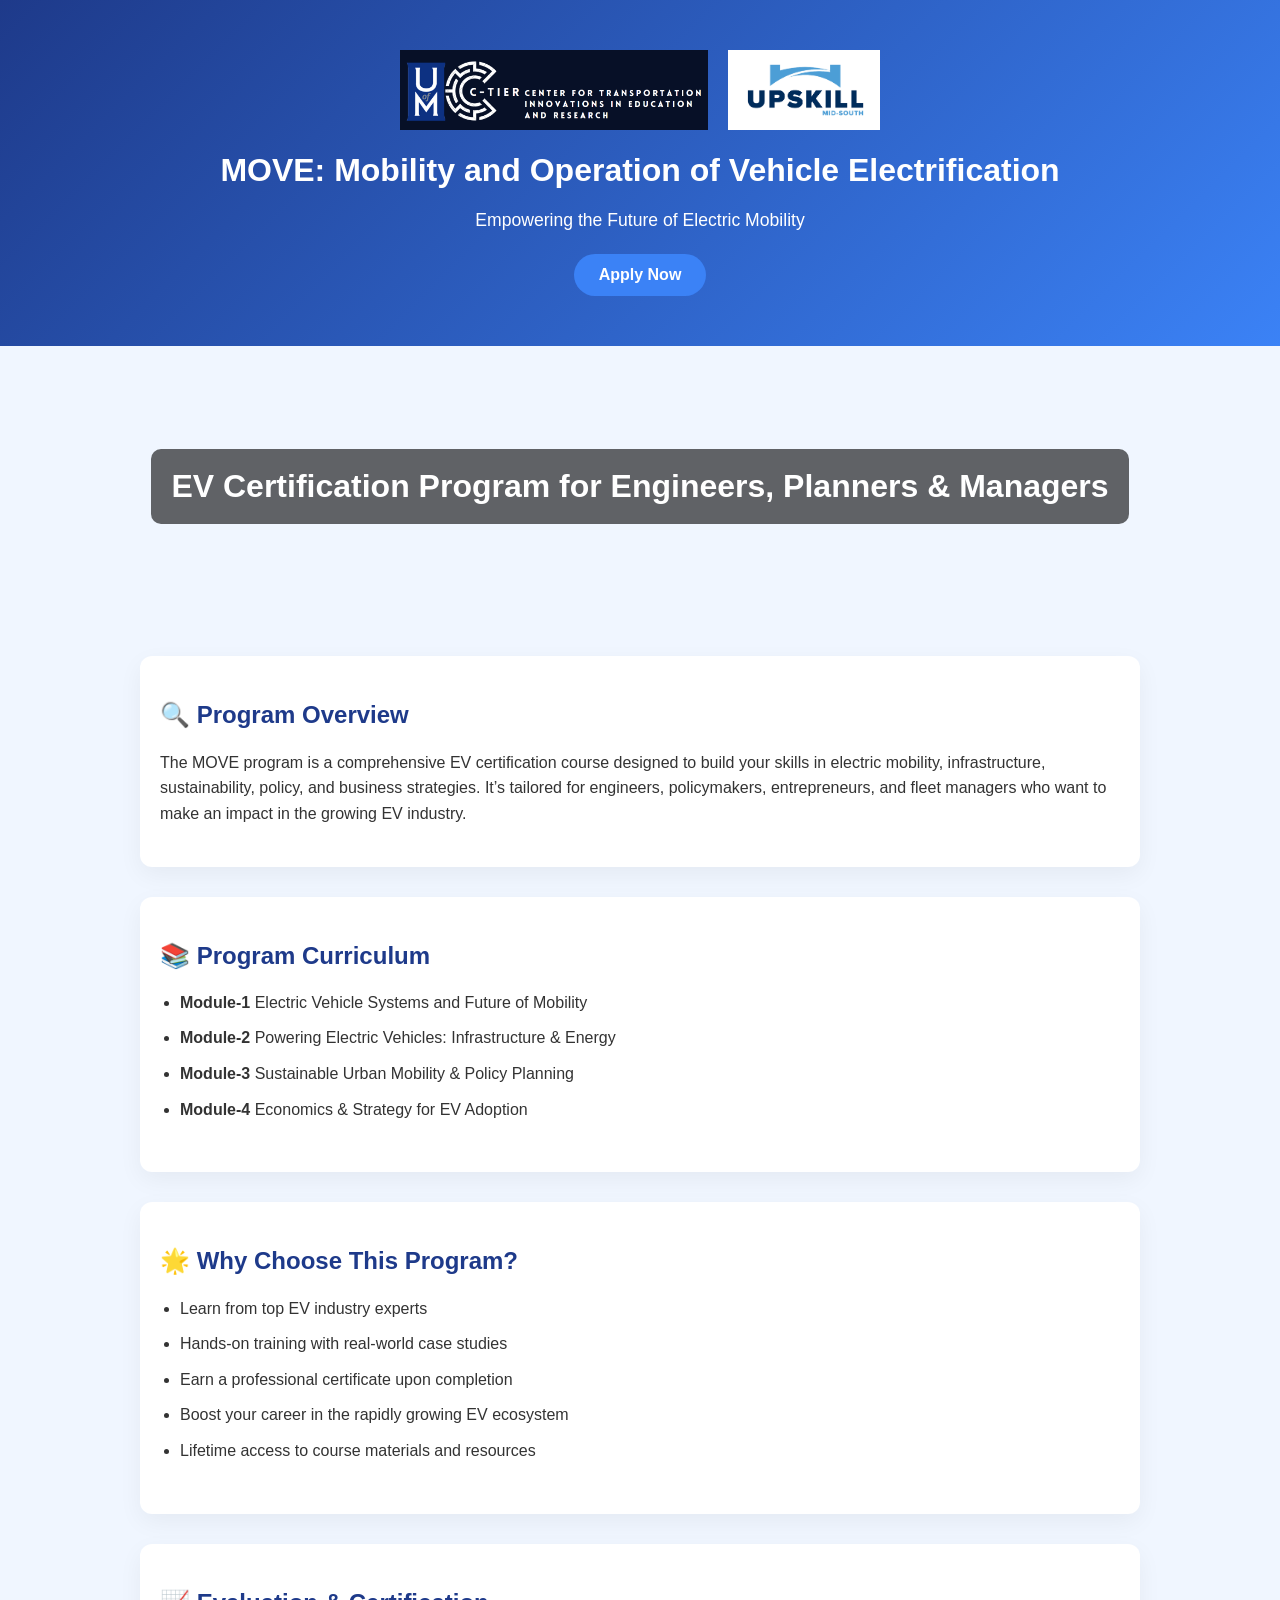
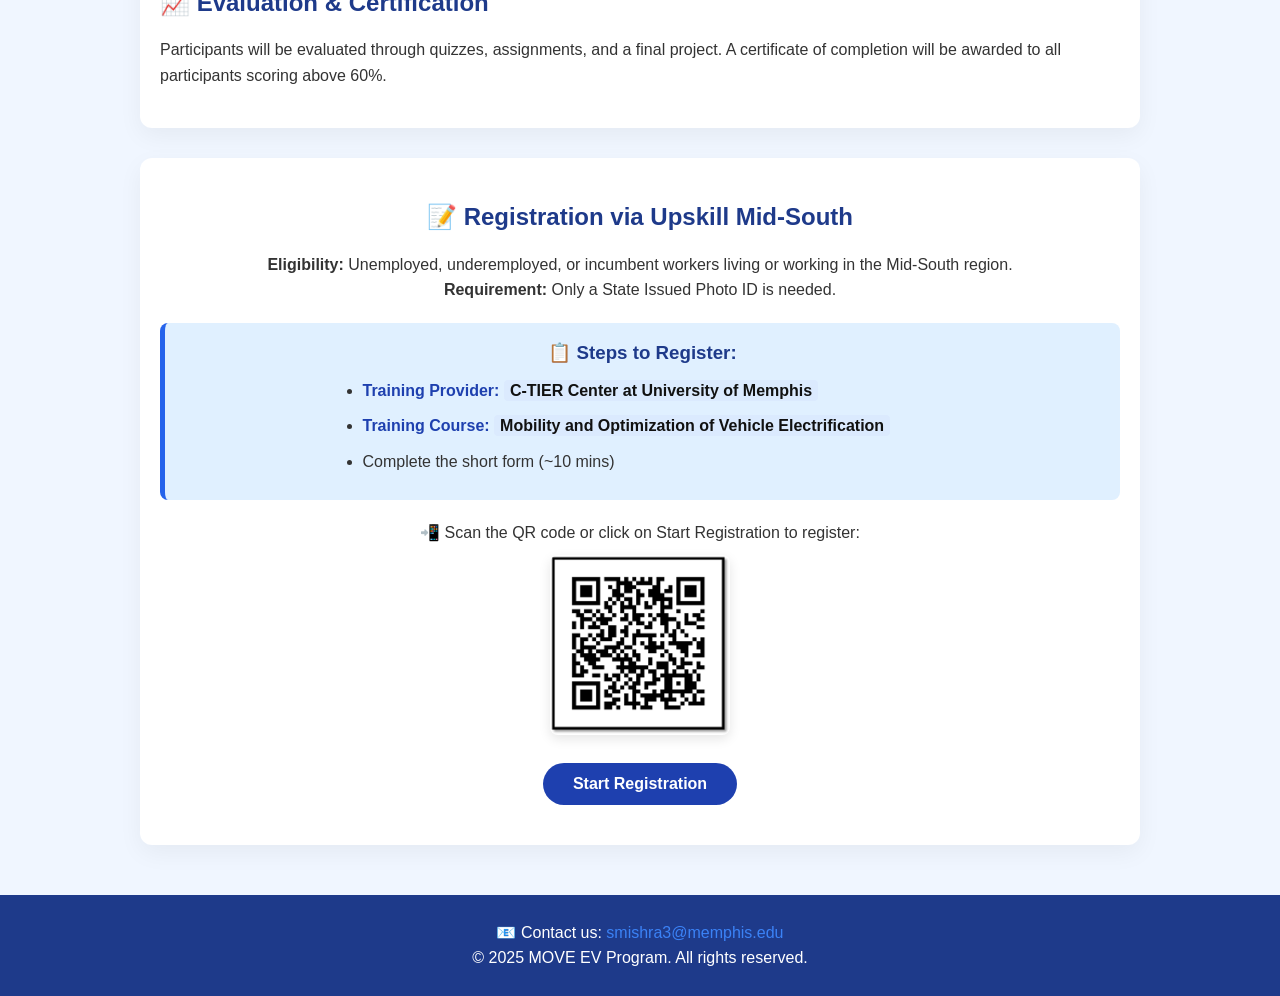
<file: index.html>
<!DOCTYPE html>
<html lang="en">
<head>
  <meta charset="UTF-8" />
  <meta name="viewport" content="width=device-width, initial-scale=1.0"/>
  <title>MOVE: Electric Vehicle Certification</title>
  <link rel="stylesheet" href="Evcourse.css" />
</head>
<body>

  <header>
    <div class="logo-area">
      <img src="ctier-logo.png" alt="C-TIER Logo" class="logo" />
      <img src="upskillmidsouth.png" alt="Upskill Mid-South Logo" class="logo" />
    </div>
    <h1>MOVE: Mobility and Operation of Vehicle Electrification</h1>
    <p>Empowering the Future of Electric Mobility</p>
    <button onclick="scrollToRegistration()">Apply Now</button>
  </header>

  <div class="hero">
    <h2>EV Certification Program for Engineers, Planners & Managers</h2>
  </div>

  <section id="overview">
    <h2>🔍 Program Overview</h2>
    <p>The MOVE program is a comprehensive EV certification course designed to build your skills in electric mobility, infrastructure, sustainability, policy, and business strategies. It’s tailored for engineers, policymakers, entrepreneurs, and fleet managers who want to make an impact in the growing EV industry.</p>
  </section>

  <section id="curriculum">
    <h2>📚 Program Curriculum</h2>
    <ul>
      <li><strong>Module-1</strong> Electric Vehicle Systems and Future of Mobility</li>
      <li><strong>Module-2</strong> Powering Electric Vehicles: Infrastructure & Energy</li>
      <li><strong>Module-3</strong> Sustainable Urban Mobility & Policy Planning</li>
      <li><strong>Module-4</strong> Economics & Strategy for EV Adoption</li>
    </ul>
  </section>

  <section id="benefits">
    <h2>🌟 Why Choose This Program?</h2>
    <ul>
      <li>Learn from top EV industry experts</li>
      <li>Hands-on training with real-world case studies</li>
      <li>Earn a professional certificate upon completion</li>
      <li>Boost your career in the rapidly growing EV ecosystem</li>
      <li>Lifetime access to course materials and resources</li>
    </ul>
  </section>

  <section id="evaluation">
    <h2>📈 Evaluation & Certification</h2>
    <p>Participants will be evaluated through quizzes, assignments, and a final project. A certificate of completion will be awarded to all participants scoring above 60%.</p>
  </section>

  <section id="register" class="register">
    <h2>📝 Registration via Upskill Mid-South</h2>
    <p><strong>Eligibility:</strong> Unemployed, underemployed, or incumbent workers living or working in the Mid-South region.</p>
    <p><strong>Requirement:</strong> Only a State Issued Photo ID is needed.</p>

    <div class="highlight-box">
      <h3>📋 Steps to Register:</h3>
      <ul>
        <li>
          <span class="highlight-label">Training Provider:</span>
          <span class="highlight-value">C-TIER Center at University of Memphis</span>
        </li>
        <li>
          <span class="highlight-label">Training Course:</span>
          <span class="highlight-value">Mobility and Optimization of Vehicle Electrification</span>
        </li>
        <li>Complete the short form (~10 mins)</li>
      </ul>
    </div>

    <div class="qr-section">
      <p>📲 Scan the QR code or click on Start Registration to register:</p>
      <img src="registration-qr.png" alt="Registration QR Code" class="qr-image" />
    </div>

    <button onclick="window.open('https://memphis.co1.qualtrics.com/jfe/form/SV_3OQPb7vOoFY2eQ6', '_blank')">Start Registration</button>
  </section>

  <footer>
    <p>📧 Contact us: <a href="mailto:smishra3@memphis.edu">smishra3@memphis.edu</a></p>
    <p>&copy; 2025 MOVE EV Program. All rights reserved.</p>
  </footer>

  <script>
    function scrollToRegistration() {
      document.getElementById('register').scrollIntoView({ behavior: 'smooth' });
    }

    const sections = document.querySelectorAll('section');

    const observer = new IntersectionObserver(entries => {
      entries.forEach(entry => {
        if (entry.isIntersecting) {
          entry.target.classList.add('show');
        }
      });
    }, { threshold: 0.1 });

    sections.forEach(section => observer.observe(section));
  </script>

</body>
</html>
</file>
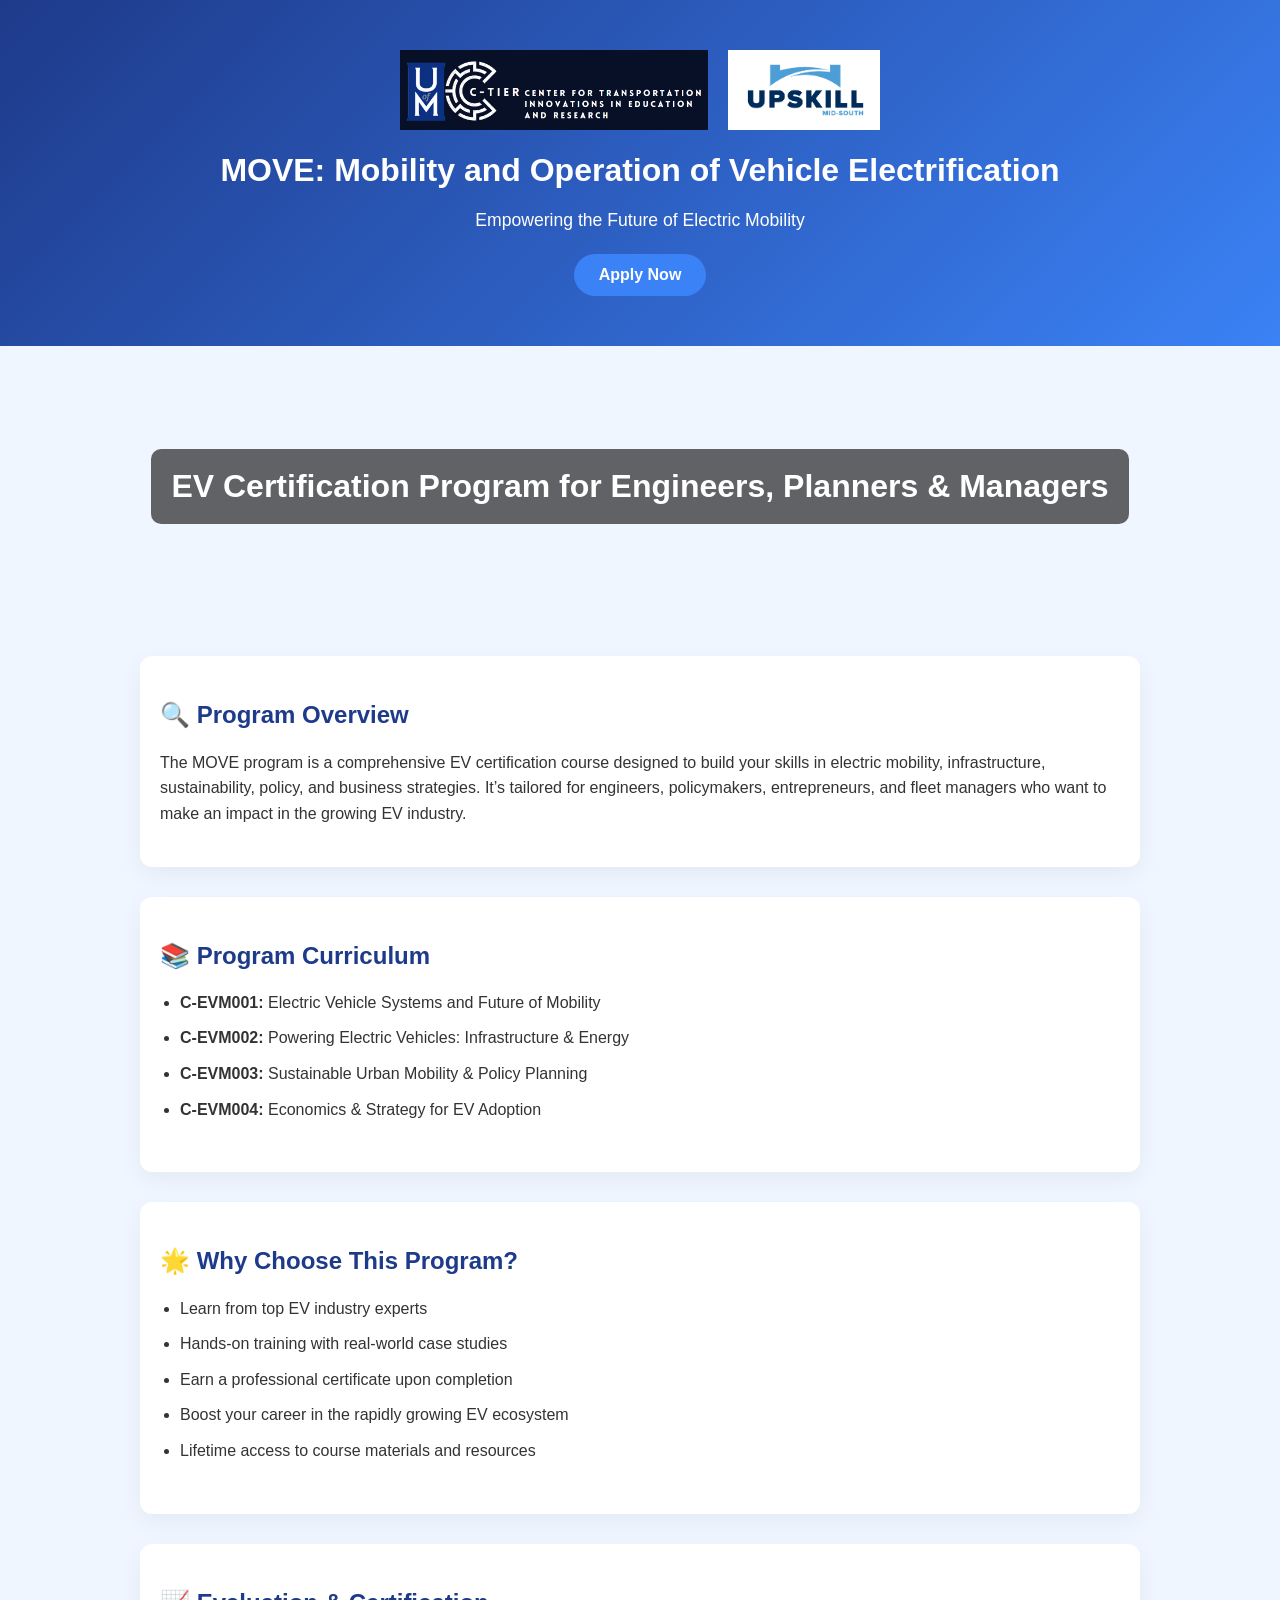
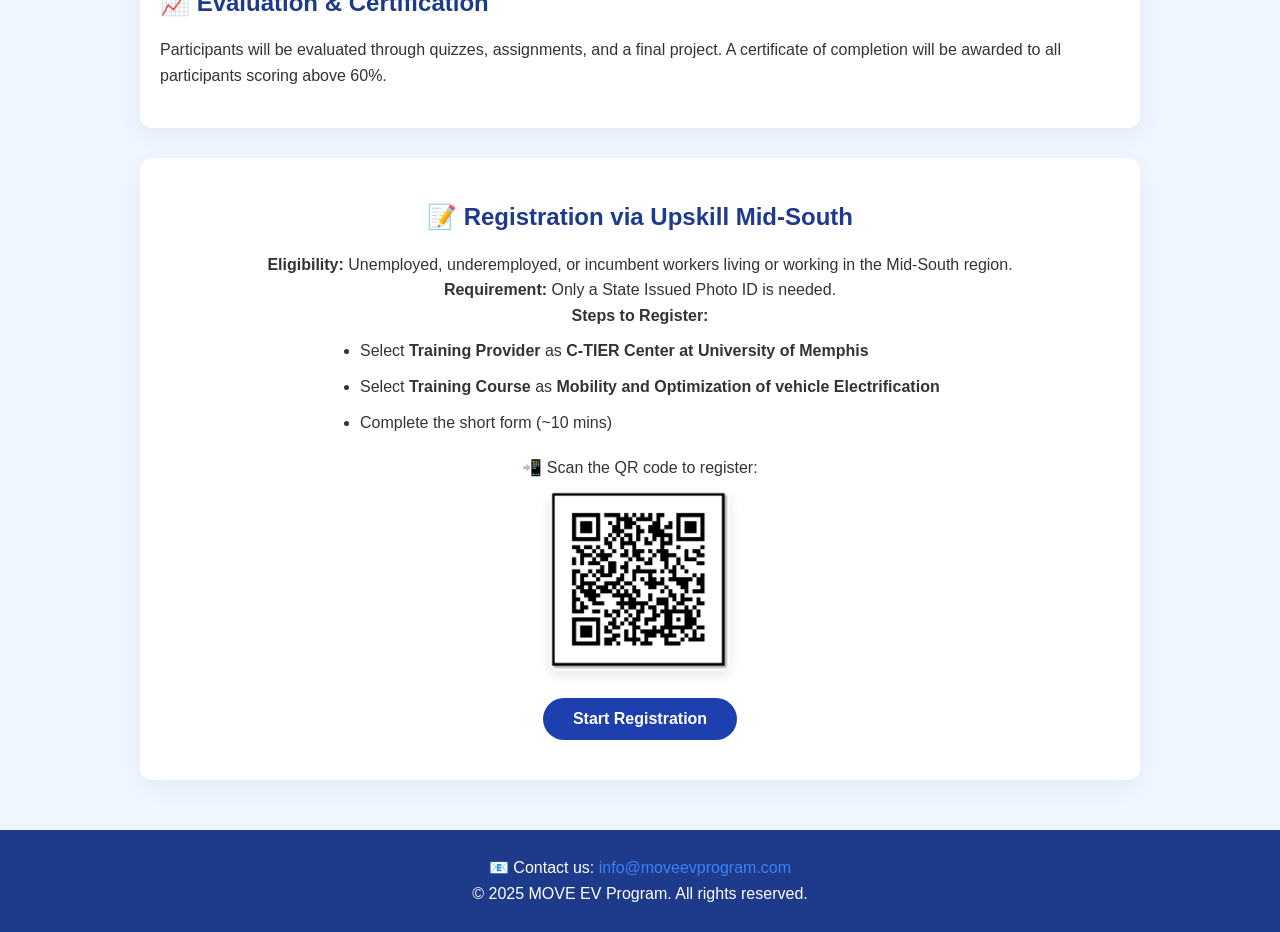
<file: Evcourse.html>
<!DOCTYPE html>
<html lang="en">
<head>
  <meta charset="UTF-8" />
  <meta name="viewport" content="width=device-width, initial-scale=1.0"/>
  <title>MOVE: Electric Vehicle Certification</title>
  <link rel="stylesheet" href="Evcourse.css" />
</head>
<body>

  <header>
    <div class="logo-area">
      <!-- Replace these with your actual logo images -->
      <img src="ctier-logo.png" alt="C-TIER Logo" class="logo" />
      <img src="upskillmidsouth.png" alt="Upskill Mid-South Logo" class="logo" />
    </div>
    <h1>MOVE: Mobility and Operation of Vehicle Electrification</h1>
    <p>Empowering the Future of Electric Mobility</p>
    <button onclick="scrollToRegistration()">Apply Now</button>
  </header>

  <div class="hero">
    <h2>EV Certification Program for Engineers, Planners & Managers</h2>
  </div>

  <section id="overview">
    <h2>🔍 Program Overview</h2>
    <p>The MOVE program is a comprehensive EV certification course designed to build your skills in electric mobility, infrastructure, sustainability, policy, and business strategies. It’s tailored for engineers, policymakers, entrepreneurs, and fleet managers who want to make an impact in the growing EV industry.</p>
  </section>

  <section id="curriculum">
    <h2>📚 Program Curriculum</h2>
    <ul>
      <li><strong>C-EVM001:</strong> Electric Vehicle Systems and Future of Mobility</li>
      <li><strong>C-EVM002:</strong> Powering Electric Vehicles: Infrastructure & Energy</li>
      <li><strong>C-EVM003:</strong> Sustainable Urban Mobility & Policy Planning</li>
      <li><strong>C-EVM004:</strong> Economics & Strategy for EV Adoption</li>
    </ul>
  </section>

  <section id="benefits">
    <h2>🌟 Why Choose This Program?</h2>
    <ul>
      <li>Learn from top EV industry experts</li>
      <li>Hands-on training with real-world case studies</li>
      <li>Earn a professional certificate upon completion</li>
      <li>Boost your career in the rapidly growing EV ecosystem</li>
      <li>Lifetime access to course materials and resources</li>
    </ul>
  </section>

  <section id="evaluation">
    <h2>📈 Evaluation & Certification</h2>
    <p>Participants will be evaluated through quizzes, assignments, and a final project. A certificate of completion will be awarded to all participants scoring above 60%.</p>
  </section>

  <section id="register" class="register">
    <h2>📝 Registration via Upskill Mid-South</h2>
    <p><strong>Eligibility:</strong> Unemployed, underemployed, or incumbent workers living or working in the Mid-South region.</p>
    <p><strong>Requirement:</strong> Only a State Issued Photo ID is needed.</p>
    <p><strong>Steps to Register:</strong></p>
    <ul>
        <li>Select <strong>Training Provider</strong> as <b>C-TIER Center at University of Memphis</b></li>
        <li>Select <strong>Training Course</strong> as <b>Mobility and Optimization of vehicle Electrification</b></li>
        <li>Complete the short form (~10 mins)</li>
    </ul>

    <div class="qr-section">
      <p>📲 Scan the QR code to register:</p>
      <img src="registration-qr.png" alt="Registration QR Code" class="qr-image" />
    </div>

    <button onclick="window.open('https://memphis.co1.qualtrics.com/jfe/form/SV_3OQPb7vOoFY2eQ6', '_blank')">Start Registration</button>
  </section>

  <footer>
    <p>📧 Contact us: <a href="mailto:info@moveevprogram.com">info@moveevprogram.com</a></p>
    <p>&copy; 2025 MOVE EV Program. All rights reserved.</p>
  </footer>

  <script>
    function scrollToRegistration() {
      document.getElementById('register').scrollIntoView({ behavior: 'smooth' });
    }

    const sections = document.querySelectorAll('section');

    const observer = new IntersectionObserver(entries => {
      entries.forEach(entry => {
        if (entry.isIntersecting) {
          entry.target.classList.add('show');
        }
      });
    }, { threshold: 0.1 });

    sections.forEach(section => observer.observe(section));
  </script>

</body>
</html>
</file>
<file: Evcourse.css>
:root {
    --main-bg: #f0f6ff;
    --main-color: #1e3a8a;
    --accent-color: #3b82f6;
    --button-hover: #2563eb;
    --card-bg: #ffffff;
  }
  
  * {
    margin: 0;
    padding: 0;
    box-sizing: border-box;
  }
  
  html {
    scroll-behavior: smooth;
  }
  
  body {
    font-family: 'Segoe UI', Tahoma, Geneva, Verdana, sans-serif;
    background-color: var(--main-bg);
    color: #333;
    line-height: 1.6;
  }
  
  header {
    background: linear-gradient(135deg, #1e3a8a, #3b82f6);
    color: white;
    padding: 50px 20px;
    text-align: center;
    animation: fadeInDown 1s ease-out;
  }
  
  .logo-area {
    display: flex;
    justify-content: center;
    flex-wrap: wrap;
    gap: 20px;
    margin-bottom: 15px;
  }
  
  .logo {
    height: 80px;
    width: auto;
  }
  
  header h1 {
    font-size: 2rem;
    margin-bottom: 10px;
  }
  
  header p {
    font-size: 1.1rem;
    margin-bottom: 20px;
  }
  
  header button {
    padding: 12px 25px;
    background-color: var(--accent-color);
    border: none;
    color: white;
    font-weight: bold;
    font-size: 1rem;
    border-radius: 25px;
    cursor: pointer;
    transition: all 0.3s ease;
  }
  
  header button:hover {
    background-color: var(--button-hover);
    transform: scale(1.05);
  }
  
  .hero {
    background: url('https://images.unsplash.com/photo-1595846101056-203d55c0b6b4') no-repeat center center/cover;
    height: 280px;
    display: flex;
    justify-content: center;
    align-items: center;
    color: white;
    text-align: center;
    padding: 20px;
    animation: zoomIn 1s ease-in-out;
  }
  
  .hero h2 {
    font-size: 2rem;
    background-color: rgba(0, 0, 0, 0.6);
    padding: 12px 20px;
    border-radius: 10px;
  }
  
  section {
    padding: 40px 20px;
    max-width: 1000px;
    margin: 30px auto;
    background-color: var(--card-bg);
    border-radius: 12px;
    box-shadow: 0 8px 24px rgba(0, 0, 0, 0.05);
    opacity: 0;
    transform: translateY(30px);
    transition: all 0.8s ease;
  }
  
  section.show {
    opacity: 1;
    transform: translateY(0);
  }
  
  section h2 {
    color: var(--main-color);
    margin-bottom: 15px;
    font-size: 1.5rem;
  }
  
  ul {
    padding-left: 20px;
    margin-top: 10px;
  }
  
  ul li {
    margin-bottom: 10px;
  }
  
  .register {
    text-align: center;
  }
  
  .register ul {
    text-align: left;
    max-width: 600px;
    margin: 10px auto;
  }
  
  .register button {
    margin-top: 20px;
    padding: 12px 30px;
    background-color: #1e40af;
    color: white;
    font-size: 1rem;
    font-weight: bold;
    border: none;
    border-radius: 30px;
    cursor: pointer;
    transition: all 0.3s ease;
  }
  
  .register button:hover {
    background-color: #1c3aa9;
    transform: scale(1.05);
  }
  
  .qr-section {
    margin-top: 20px;
  }
  
  .qr-image {
    margin-top: 10px;
    width: 180px;
    height: auto;
    border-radius: 8px;
    box-shadow: 0 4px 12px rgba(0, 0, 0, 0.1);
  }
  
  /* Highlight Box Styles */
  .highlight-box {
    background-color: #e0f0ff;
    border-left: 5px solid #2563eb;
    padding: 15px 20px;
    margin-top: 20px;
    border-radius: 8px;
    font-size: 1rem;
  }
  
  .highlight-box h3 {
    color: #1e3a8a;
    margin-bottom: 10px;
  }
  
  .highlight-box ul {
    padding-left: 20px;
  }
  
  .highlight-label {
    font-weight: bold;
    color: #1e40af;
  }
  
  .highlight-value {
    font-weight: 600;
    color: #111;
    background: #dbeafe;
    padding: 2px 6px;
    border-radius: 4px;
  }
  
  footer {
    text-align: center;
    background-color: #1e3a8a;
    color: white;
    padding: 25px 10px;
    margin-top: 50px;
  }
  
  a {
    color: var(--accent-color);
    text-decoration: none;
  }
  
  @keyframes fadeInDown {
    from {
      opacity: 0;
      transform: translateY(-30px);
    }
    to {
      opacity: 1;
      transform: translateY(0);
    }
  }
  
  @keyframes zoomIn {
    from {
      opacity: 0;
      transform: scale(0.95);
    }
    to {
      opacity: 1;
      transform: scale(1);
    }
  }
  
  @media (max-width: 768px) {
    header h1 {
      font-size: 1.5rem;
    }
  
    .hero h2 {
      font-size: 1.3rem;
      padding: 10px 12px;
    }
  
    .logo {
      height: 45px;
      max-width: 100px;
    }
  
    .register ul {
      padding: 0 10px;
    }
  
    section {
      padding: 30px 15px;
    }
  }
</file>
